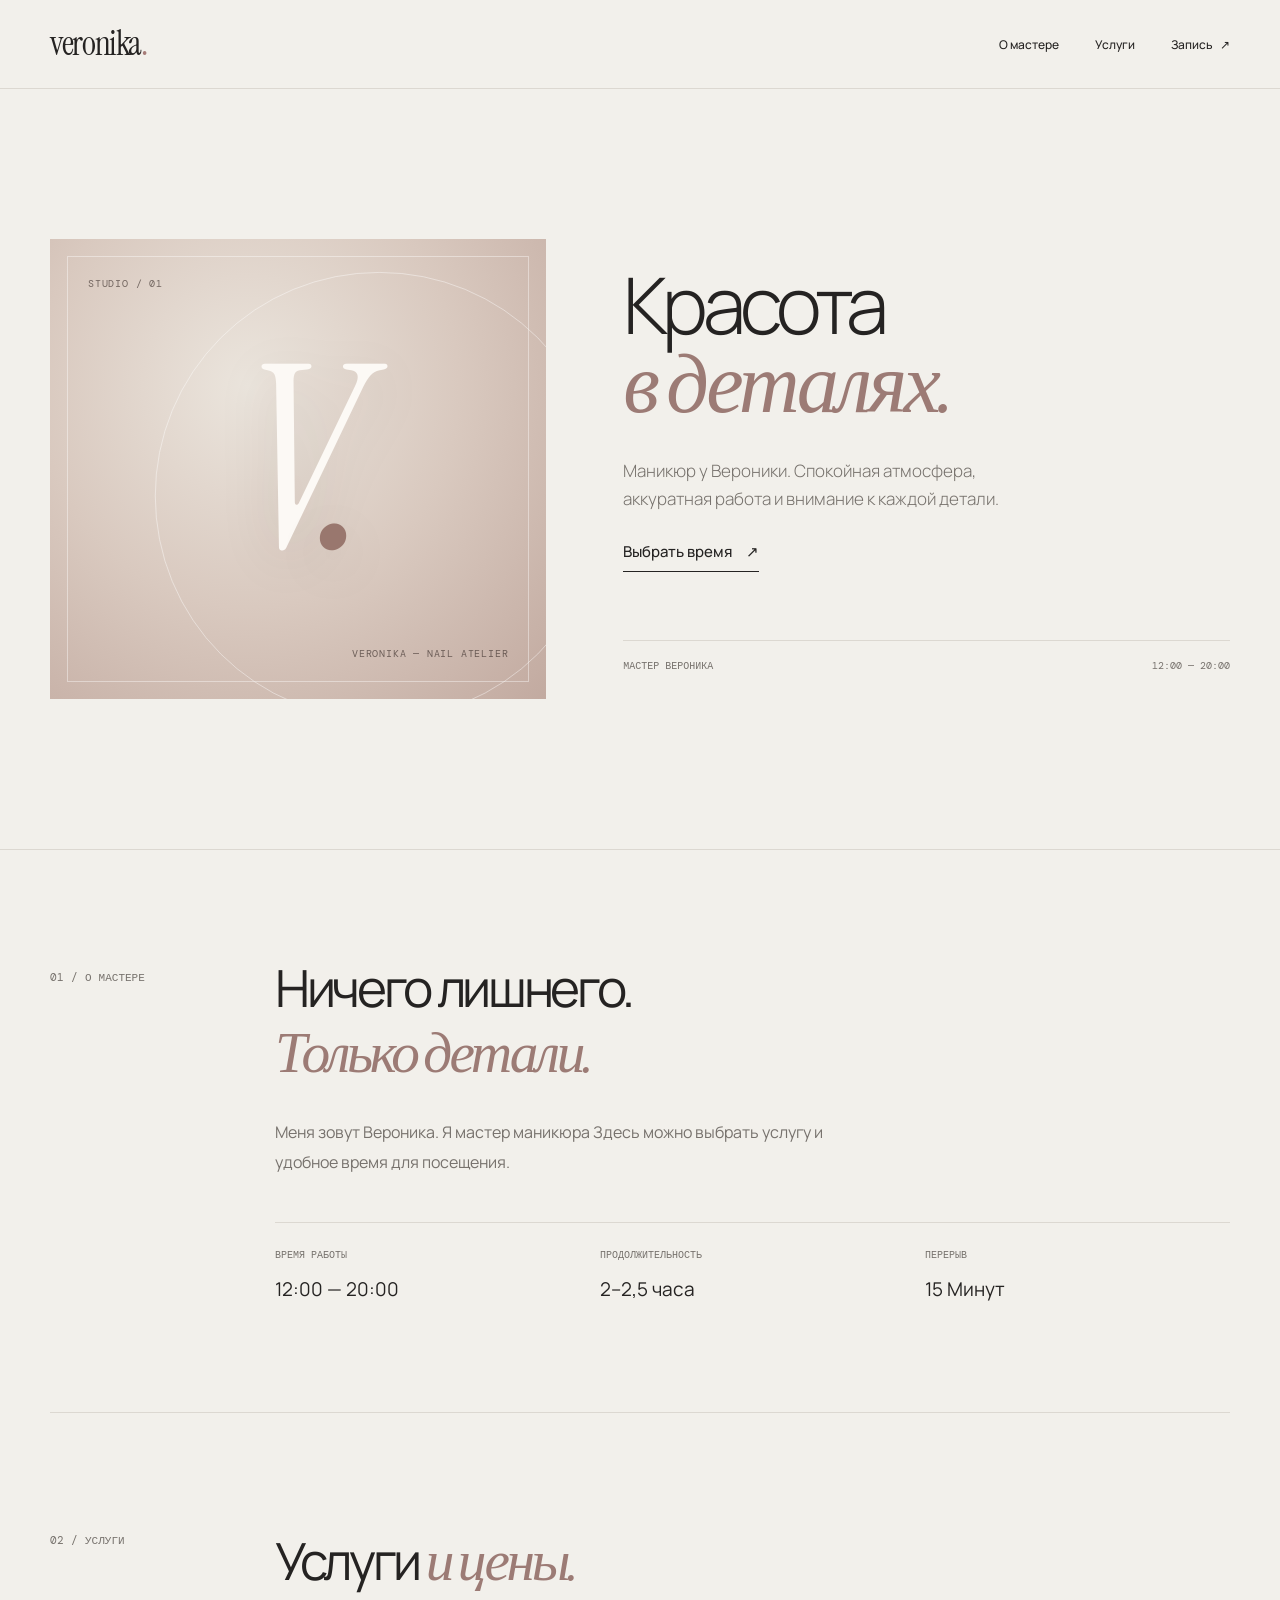
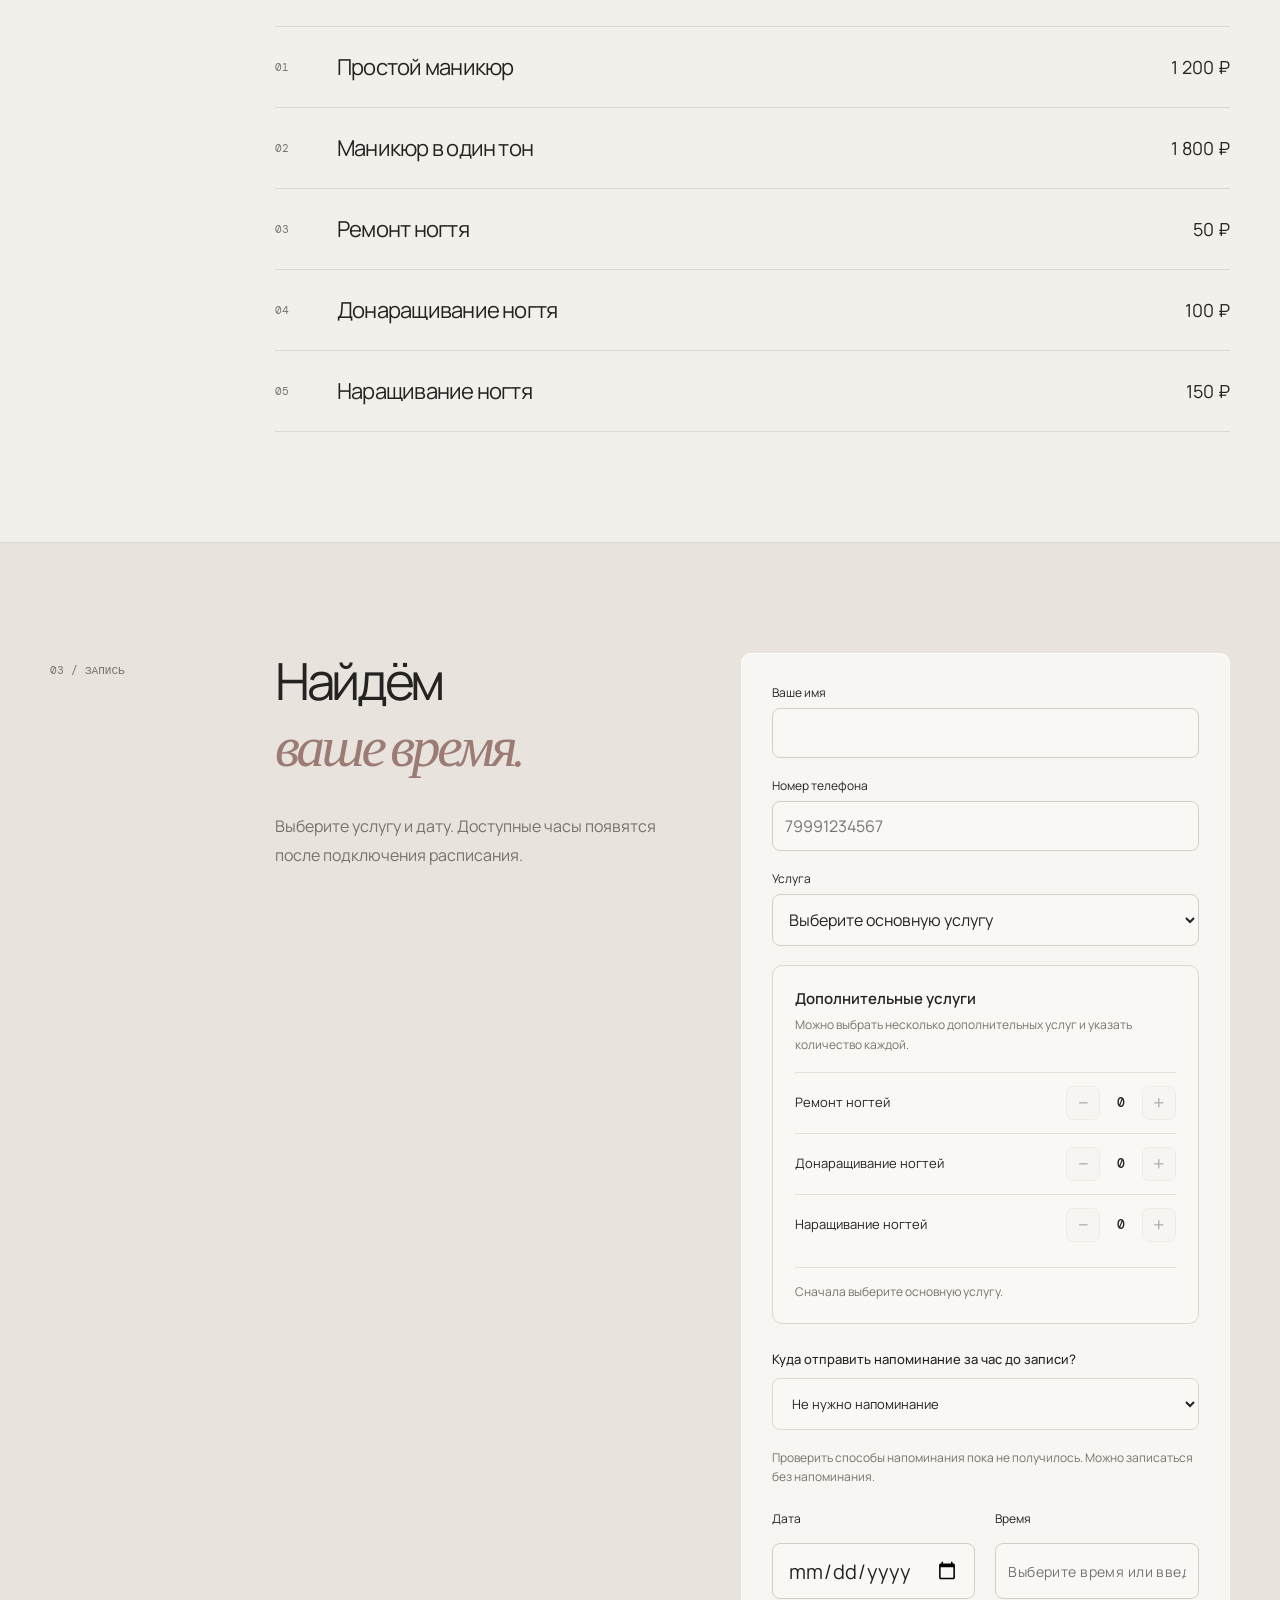
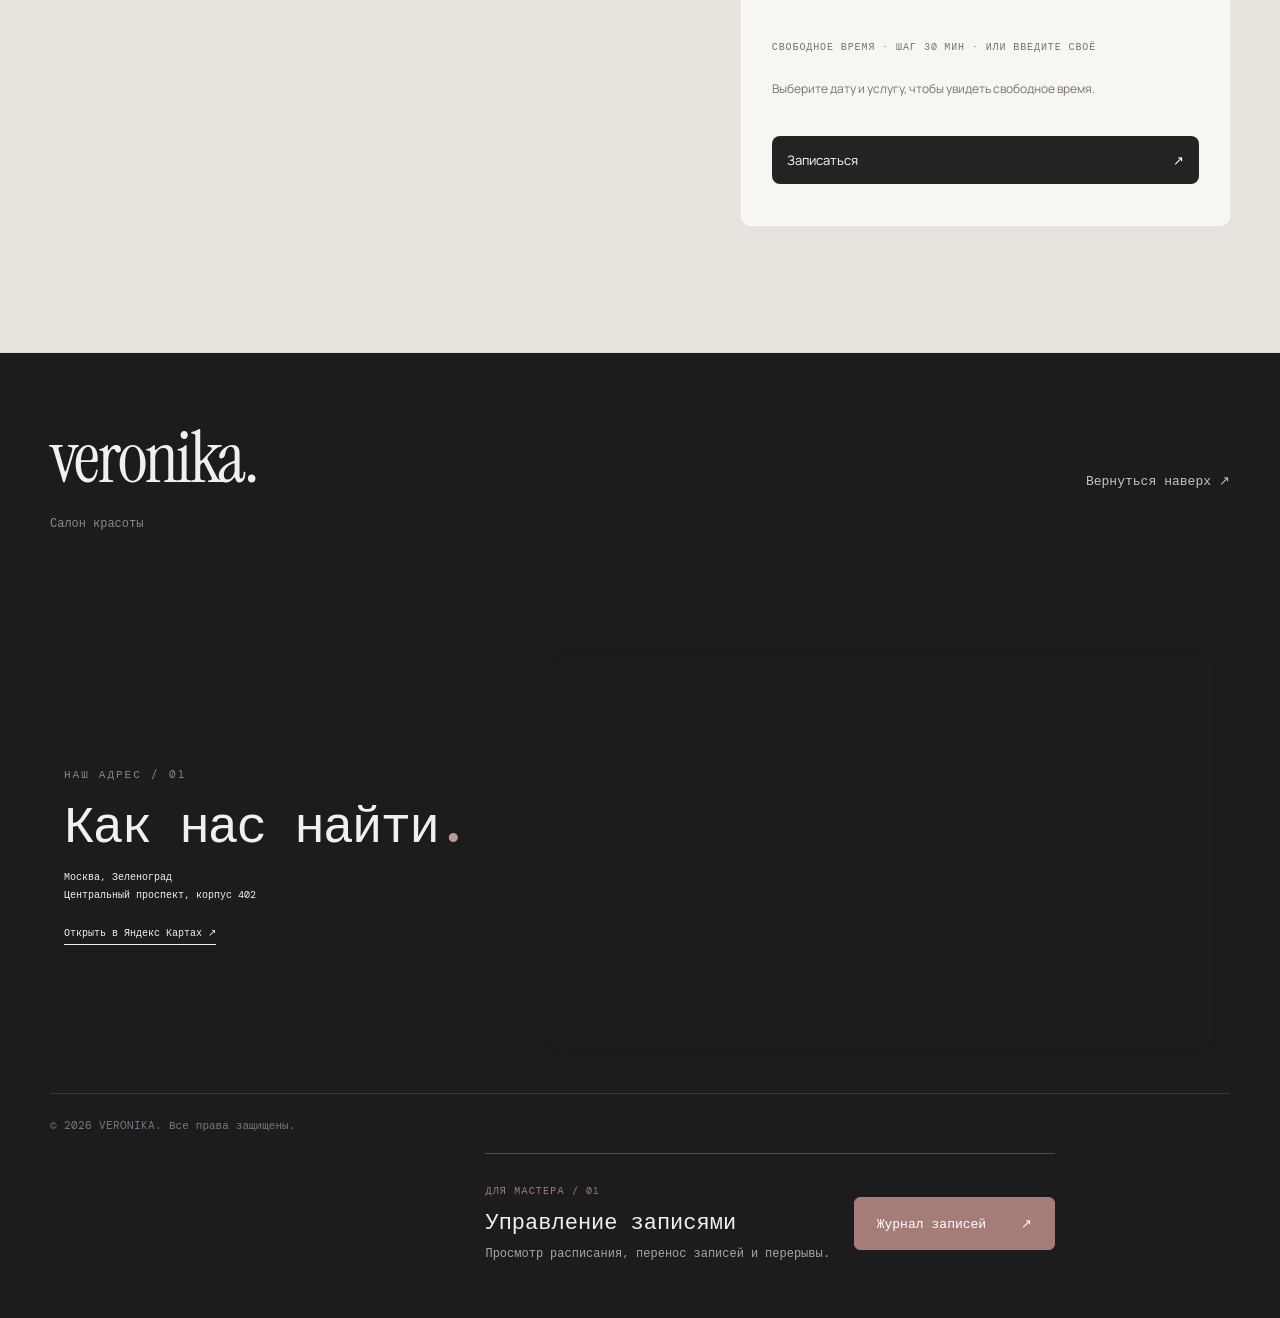
<file: Новая папка/index.html>
<html lang="ru">
<head>
    <meta charset="UTF-8">
    <meta name="viewport" content="width=device-width, initial-scale=1.0">
    <meta name="description" content="Маникюр у Вероники в салоне красоты. Услуги, цены и запись.">
    <title>Veronika. — Маникюр у Вероники</title>
    <link rel="stylesheet" href="style.css">
    <script src="script.js" defer></script>
</head>
<body>
    <header class="site-header">
        <div class="container header-inner">
            <a href="#top" class="logo" aria-label="Veronika — на главную">veronika<span>.</span></a>
            <nav aria-label="Главное меню">
                <a href="#about">О мастере</a>
                <a href="#services">Услуги</a>
                <a href="#booking">Запись <span aria-hidden="true">↗</span></a>
            </nav>
        </div>
    </header>

    <main id="top">
        <section class="hero" aria-labelledby="hero-title">
            <div class="container hero-layout">
                <div class="hero-art" aria-hidden="true">
                    <span class="poster-index">STUDIO / 01</span>
                    <span class="poster-monogram">V<span>.</span></span>
                    <span class="poster-line">VERONIKA — NAIL ATELIER</span>
                    <span class="selection-frame">
                        <i></i><i></i><i></i><i></i>
                    </span>
                    <span class="design-cursor">Veronika</span>
                </div>

                <div class="hero-copy">
                    <h1 id="hero-title">
                        Красота<br><em>в деталях.</em>
                    </h1>

                    <p class="statement">
                        Маникюр у Вероники. Спокойная атмосфера,
                        аккуратная работа и внимание к каждой детали.
                    </p>

                    <a href="#booking" class="hero-link">
                        Выбрать время <span aria-hidden="true">↗</span>
                    </a>

                    <div class="hero-meta">
                        <span>МАСТЕР ВЕРОНИКА</span>
                        <span>12:00 — 20:00</span>
                    </div>
                </div>
            </div>
        </section>

        <section id="about" class="container content-section">
            <p class="section-index">01 / О МАСТЕРЕ</p>

            <div class="section-main">
                <h2>
                    Ничего лишнего.<br>
                    <em>Только детали.</em>
                </h2>

                <p class="section-intro">
                    Меня зовут Вероника. Я мастер маникюра
                    Здесь можно выбрать услугу и удобное время
                    для посещения.
                </p>

                <div class="info">
                    <div>
                        <span>ВРЕМЯ РАБОТЫ</span>
                        <strong>12:00 — 20:00</strong>
                    </div>

                    <div>
                        <span>ПРОДОЛЖИТЕЛЬНОСТЬ</span>
                        <strong>2–2,5 часа</strong>
                    </div>

                    <div>
                        <span>ПЕРЕРЫВ</span>
                        <strong>15 Минут</strong>
                    </div>
                </div>
            </div>
        </section>

        <section id="services" class="container content-section">
            <p class="section-index">02 / УСЛУГИ</p>

            <div class="section-main">
                <h2>Услуги <em>и цены.</em></h2>

                <div class="services">
                    <article class="card">
                        <h3>Простой маникюр</h3>
                        <p class="price">1 200 ₽</p>
                    </article>

                    <article class="card">
                        <h3>Маникюр в один тон</h3>
                        <p class="price">1 800 ₽</p>
                    </article>

                    <article class="card">
                        <h3>Ремонт ногтя</h3>
                        <p class="price">50 ₽</p>
                    </article>

                    <article class="card">
                        <h3>Донаращивание ногтя</h3>
                        <p class="price">100 ₽</p>
                    </article>

                    <article class="card">
                        <h3>Наращивание ногтя</h3>
                        <p class="price">150 ₽</p>
                    </article>
                </div>
            </div>
        </section>

        <section id="booking" class="booking-section">
            <div class="container content-section">
                <p class="section-index">03 / ЗАПИСЬ</p>

                <div class="section-main booking-layout">
                    <div>
                        <h2>
                            Найдём<br>
                            <em>ваше время.</em>
                        </h2>

                        <p class="section-intro">
                            Выберите услугу и дату.
                            Доступные часы появятся после
                            подключения расписания.
                        </p>
                    </div>

                    <form id="booking-form">
                        <label for="name">Ваше имя</label>
                        <input type="text" id="name" name="name"
                               autocomplete="name" required>

                        <label for="phone">Номер телефона</label>
                        <input type="tel" id="phone" name="phone"
                               autocomplete="tel" required>

                        <label for="service">Услуга</label>
                        <select id="service" name="service" required>
                            <option value="">Выберите услугу</option>
                            <option value="basic">Простой маникюр</option>
                            <option value="color">Маникюр в один тон</option>
                            <option value="repair">Ремонт ногтя</option>
                            <option value="extension">Донаращивание ногтя</option>
                            <option value="nails">Наращивание ногтя</option>
                        </select>

                        <div class="form-columns">
  
<div class="booking-picker-row">
    <div class="booking-picker-field">
      <label for="date">Дата</label>
      <input
        type="date"
        id="date"
        name="date"
        required
      >
    </div>
  
    <div class="booking-picker-field">
      <label for="time">Время</label>
      <input
        type="text"
        id="time"
        name="time"
        placeholder="12:30"
        inputmode="numeric"
        autocomplete="off"
        required
      >
    </div>
  </div>
  
  <div
    id="booking-time-suggestions"
    class="booking-time-suggestions"
  ></div>
  
                                <button type="submit" class="form-button">
                                    Записаться
                                    <span aria-hidden="true">↗</span>
                                </button>
                                
                                <p id="message" class="form-note" aria-live="polite"></p>
                                </form>
                                
                </div>
            </div>
        </section>
    </main>

    <footer class="site-footer">
        <div class="contain
        er">
            <div class="footer-top">
                <div>
                    <a href="#top" class="footer-brand">veronika.</a>
                    <p>Салон красоты</p>
                </div>
    
                <a href="#top" class="footer-up">
                    Вернуться наверх ↗
                </a>
            </div>
        
<div class="footer-map-section">
    <div class="footer-map-info">
      <span class="map-label">НАШ АДРЕС / 01</span>
      <h2>Как нас найти<span>.</span></h2>
      <p>
        Москва, Зеленоград<br>
        Центральный проспект, корпус 402
      </p>
      <a
        href="https://yandex.ru/maps/216/zelenograd/house/tsentralny_prospekt_k402/Z04YdAdoTEYEQFtsfXxxcX1jYA%3D%3D/"
        target="_blank"
        rel="noopener noreferrer"
      >
        Открыть в Яндекс Картах ↗
      </a>
    </div>
  
    <div class="footer-map-frame">
      <iframe
        src="https://yandex.ru/map-widget/v1/?ll=37.208533%2C56.000104&amp;mode=whatshere&amp;whatshere%5Bpoint%5D=37.208533%2C56.000104&amp;whatshere%5Bzoom%5D=17&amp;z=17"
        title="Яндекс Карта — Зеленоград, корпус 402"
        loading="lazy"
        allowfullscreen
      ></iframe>
    </div>
  </div>
  
            <div class="footer-bottom">
                <span>© 2026 VERONIKA. Все права защищены.</span>

<div class="master-access">
    <div class="master-access-info">
      <span class="master-access-label">ДЛЯ МАСТЕРА / 01</span>
      <h3>Управление записями</h3>
      <p>Просмотр расписания, перенос записей и перерывы.</p>
    </div>
  
    <a
      href="https://veronika-api-lashkovmaximik-g7tm.onreza.app/admin"
      class="master-access-button"
      target="_blank"
      rel="noopener noreferrer"
    >
      Журнал записей <span aria-hidden="true">↗</span>
    </a>
  </div>
  
            </div>
        </div>
    </footer>
    
        </div>
    </footer>
</body>
</html>
</file>
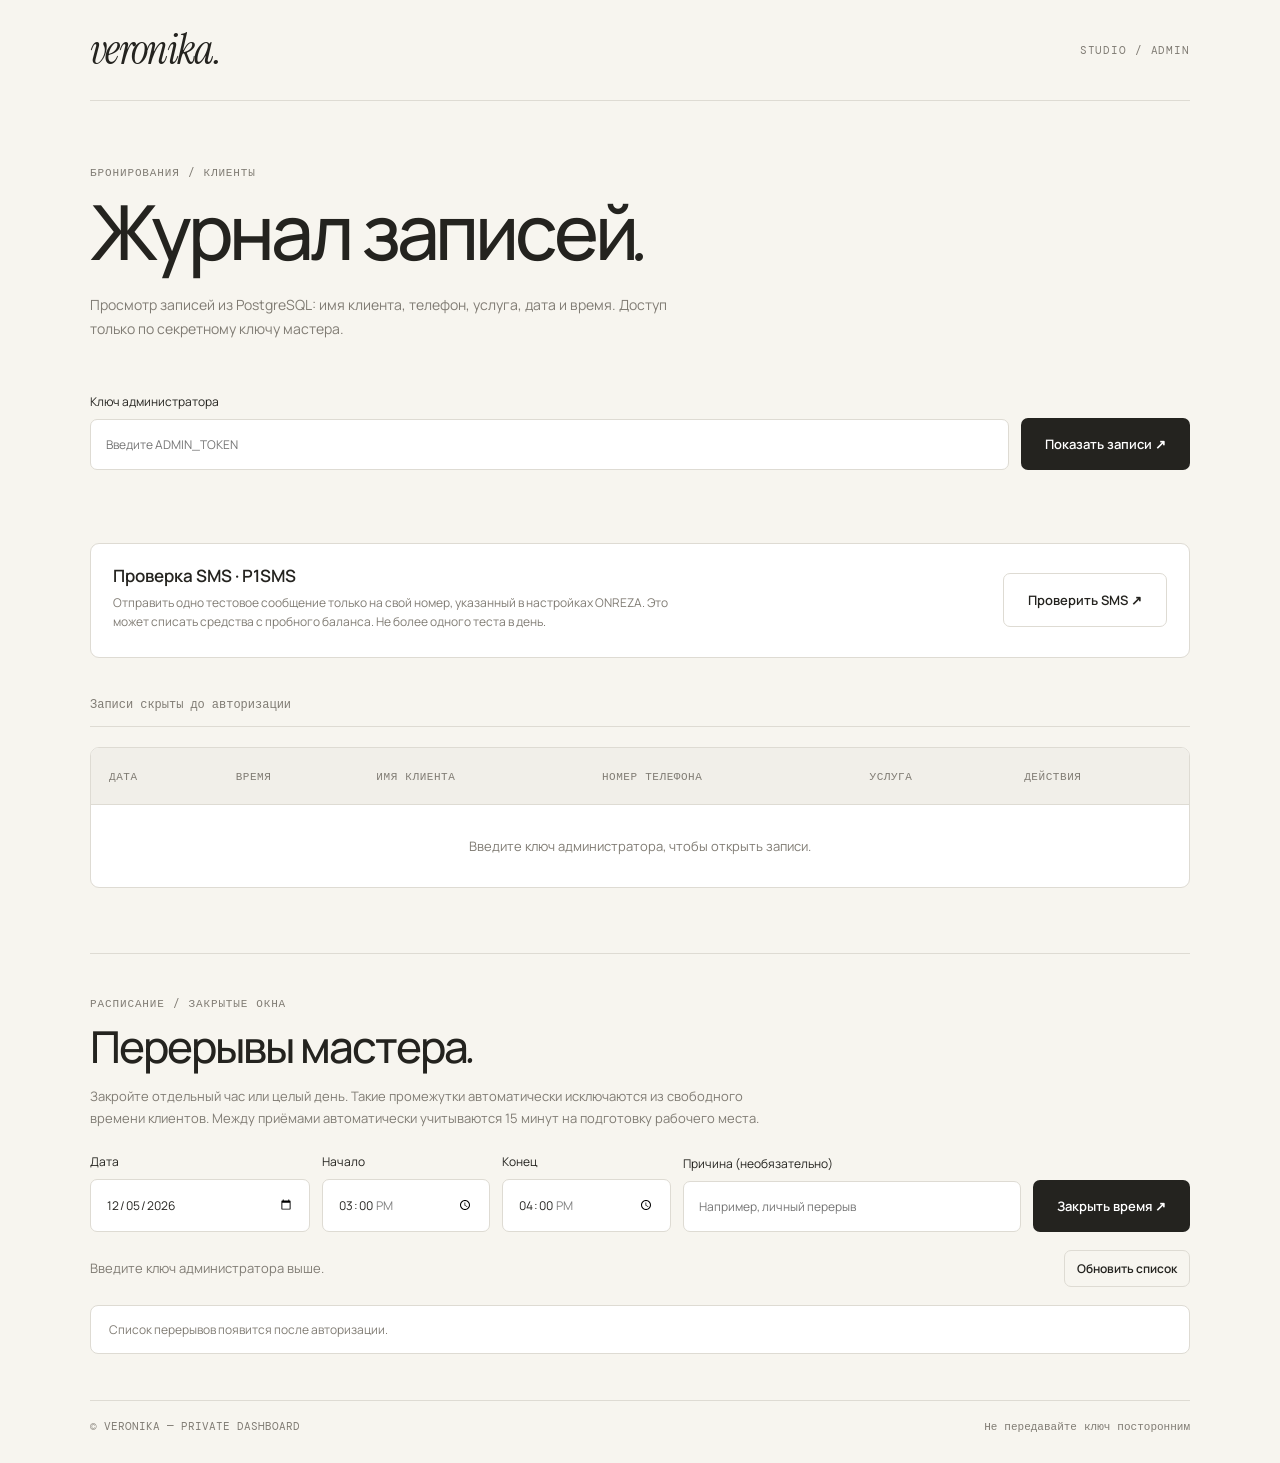
<file: admin.html>
<!doctype html>
<html lang="ru">
<head>
  <meta charset="utf-8">
  <meta name="viewport" content="width=device-width,initial-scale=1">
  <meta name="robots" content="noindex,nofollow">
  <title>Записи клиентов — VERONIKA</title>
  <link rel="preconnect" href="https://fonts.googleapis.com">
  <link rel="preconnect" href="https://fonts.gstatic.com" crossorigin>
  <link href="https://fonts.googleapis.com/css2?family=DM+Mono:wght@400;500&family=Instrument+Serif:ital@0;1&family=Manrope:wght@400;500;600;700&display=swap" rel="stylesheet">
  <style>
    :root { color-scheme:light; --ink:#24231f; --muted:#807c74; --paper:#f7f5ef; --line:#dedbd3; --tint:#eae4dc; }
    * {box-sizing:border-box}
    body {margin:0; background:var(--paper); color:var(--ink); font-family:Manrope,system-ui,sans-serif; }
    main {width:min(1100px,calc(100% - 36px)); margin:0 auto;}
    header {border-bottom:1px solid var(--line); padding:29px 0; display:flex; justify-content:space-between; align-items:center; gap:16px;}
    .brand {font:italic 42px/1 "Instrument Serif",Georgia,serif; letter-spacing:-.04em;}
    .eyebrow {font:11px/1.5 "DM Mono",monospace; color:var(--muted); letter-spacing:.08em; text-transform:uppercase;}
    .intro {padding:58px 0 38px;}
    h1 {font-size:clamp(40px,6vw,76px); line-height:1; margin:12px 0 20px; letter-spacing:-.055em; font-weight:500;}
    .intro p {font-size:14px; color:var(--muted); line-height:1.7; max-width:580px;}
    .controls {display:flex; align-items:end; gap:12px; flex-wrap:wrap; padding:0 0 30px;}
    label {font-size:12px; display:flex; flex-direction:column; gap:9px; min-width:min(340px,100%); flex:1;}
    input {width:100%; background:#fff; border:1px solid var(--line); border-radius:7px; font:inherit; padding:16px 15px; color:var(--ink);}
    input:focus-visible {outline:2px solid #b38a78; outline-offset:1px}
    button {cursor:pointer; border:0; border-radius:7px; padding:17px 24px; background:var(--ink); color:#fff; font:600 13px Manrope,sans-serif;}
    button:disabled {opacity:.5;cursor:progress}
    #status {min-height:21px; font-size:13px; color:var(--muted); margin-bottom:22px}
    #status.error {color:#a24636}
    .count {padding:14px 0; font:12px "DM Mono",monospace; color:var(--muted); border-bottom:1px solid var(--line);}
    .table-wrap {overflow-x:auto; background:#fff; border:1px solid var(--line); border-radius:9px; margin:20px 0 65px;}
    table {border-collapse:collapse; width:100%; min-width:850px; text-align:left;}
    th {font:11px "DM Mono",monospace; letter-spacing:.05em; text-transform:uppercase; color:var(--muted); background:#f1efe9; }
    td, th {padding:21px 18px; border-bottom:1px solid var(--line);}
    tr:last-child td {border-bottom:0}
    td {font-size:13px;}
    td.name {font-weight:700;}
    td.phone {font-family:"DM Mono",monospace;font-size:12px;}
    .empty {padding:32px 18px; text-align:center;color:var(--muted);}
    .footer {border-top:1px solid var(--line);padding:18px 0 30px;display:flex;justify-content:space-between;gap:12px;font:11px "DM Mono",monospace;color:var(--muted)}
    @media(max-width:640px) {.intro{padding-top:37px}.brand{font-size:36px}.controls>button{width:100%}.footer{flex-direction:column}}
    .break-section {border-top:1px solid var(--line);padding:36px 0 46px;}
    .break-section h2 {font-size:clamp(26px,4vw,44px);font-weight:500;letter-spacing:-.045em;line-height:1.1;margin:10px 0;}
    .break-section p {font-size:13px;color:var(--muted);line-height:1.7;max-width:670px;}
    .break-form {display:grid;grid-template-columns:1.3fr 1fr 1fr 2fr auto;align-items:end;gap:12px;margin:23px 0 12px;}
    .break-form label {min-width:0;}
    .break-form input {min-width:0;}
    .break-actions {display:flex;align-items:center;justify-content:space-between;gap:12px;flex-wrap:wrap;margin:18px 0;}
    .ghost {background:transparent;border:1px solid var(--line);color:var(--ink);}
    .small-button {padding:9px 12px;font-size:12px;}
    .break-list {display:grid;gap:10px;margin:12px 0 0;padding:0;list-style:none;}
    .break-list li {display:flex;align-items:center;justify-content:space-between;gap:12px;padding:15px 18px;border:1px solid var(--line);border-radius:8px;background:#fff;}
    .break-list time {font:12px "DM Mono",monospace;}
    .break-list strong {font-size:13px;font-weight:600;}
    .break-list span {font-size:12px;color:var(--muted);}
    @media(max-width:900px) {.break-form{grid-template-columns:repeat(2,minmax(0,1fr))}.break-form label:last-of-type{grid-column:1/-1}.break-form button{grid-column:1/-1}}
    @media(max-width:480px) {.break-form{grid-template-columns:1fr}.break-form label:last-of-type,.break-form button{grid-column:auto}.break-list li{align-items:flex-start;flex-direction:column}}
    .entry-actions {display:flex;flex-wrap:wrap;align-items:center;gap:7px;}
    .action-button {border-radius:6px;padding:9px 11px;font-size:11px;white-space:nowrap;}
    .danger {background:#fff8f6;color:#a24636;border:1px solid #e9c7be;}
    .danger:hover {background:#fbe9e4;}
    .contact-section{margin:20px 0 24px;padding:22px;border:1px solid #d6c7b8;border-radius:9px;background:#f9f5ef;display:grid;gap:11px;}
    .contact-section[hidden]{display:none;}
    .contact-section h2{font-size:20px;font-weight:600;margin:0;letter-spacing:-.03em;}
    .contact-section p{margin:0;font-size:13px;line-height:1.6;color:var(--muted);}
    .contact-section textarea{width:100%;min-height:92px;resize:vertical;padding:12px;border-radius:7px;border:1px solid var(--line);font:13px/1.6 Manrope,sans-serif;}
    .contact-actions{display:flex;align-items:center;gap:10px;flex-wrap:wrap;}
    .contact-actions a{display:inline-block;padding:12px 16px;background:#252322;color:white;border-radius:7px;font:600 12px Manrope,sans-serif;text-decoration:none;}
    .contact-actions button{padding:12px 16px;}
    .contact-actions .ghost{background:transparent;color:var(--ink);border:1px solid var(--line)}
    .sms-test{margin:18px 0 24px;border:1px solid var(--line);border-radius:9px;background:#fff;padding:20px 22px;display:flex;justify-content:space-between;align-items:center;gap:18px;flex-wrap:wrap}
    .sms-test h2{margin:0 0 6px;font-size:17px;font-weight:600}
    .sms-test p{margin:0;color:var(--muted);font:12px/1.6 Manrope,sans-serif;max-width:580px}
    .sms-test .sms-test-response{margin-top:6px;color:#a24636}
    .sms-test button{white-space:nowrap}
    .edit-section {padding:30px;background:#fff;border:1px solid var(--line);border-radius:10px;margin:-33px 0 65px;}
    .edit-section[hidden] {display:none;}
    .edit-section h2 {font-size:clamp(24px,3.2vw,38px);font-weight:500;letter-spacing:-.045em;margin:8px 0 12px;}
    .edit-desc {color:var(--muted);font-size:13px;line-height:1.7;margin:0 0 22px;}
    .edit-fields {display:grid;grid-template-columns:1fr 1fr auto auto;gap:12px;align-items:end;}
    .edit-fields label {min-width:0;}
    .edit-fields input {min-width:0;}
    .edit-notice {font-size:13px;line-height:1.6;color:var(--muted);min-height:20px;}
    .edit-notice.error {color:#a24636;}
    @media(max-width:750px){.edit-fields{grid-template-columns:1fr 1fr}.edit-fields button{width:100%}}
    @media(max-width:480px){.edit-fields{grid-template-columns:1fr}.edit-section{padding:20px}}
  </style>
</head>
<body>
<main>
  <header>
    <span class="brand">veronika.</span>
    <span class="eyebrow">STUDIO / ADMIN</span>
  </header>
  <section class="intro">
    <span class="eyebrow">Бронирования / Клиенты</span>
    <h1>Журнал записей<span style="font-family:'Instrument Serif',Georgia,serif;font-style:italic;font-weight:400">.</span></h1>
    <p>Просмотр записей из PostgreSQL: имя клиента, телефон, услуга, дата и время. Доступ только по секретному ключу мастера.</p>
  </section>

  <div class="controls">
    <label for="token">Ключ администратора
      <input id="token" type="password" placeholder="Введите ADMIN_TOKEN" autocomplete="off" spellcheck="false">
    </label>
    <button id="load" type="button">Показать записи ↗</button>
  </div>
  <div id="status" role="status" aria-live="polite"></div>
  <section class="sms-test" aria-label="Проверка P1SMS">
    <div>
      <h2>Проверка SMS · P1SMS</h2>
      <p>Отправить одно тестовое сообщение только на свой номер, указанный в настройках ONREZA. Это может списать средства с пробного баланса. Не более одного теста в день.</p>
      <p id="sms-test-status" class="sms-test-response" role="status"></p>
    </div>
    <button id="sms-test-button" type="button" class="ghost">Проверить SMS ↗</button>
  </section>
  <section class="contact-section" id="contact-section" hidden aria-live="polite">
    <h2 id="contact-title">Связаться с клиентом</h2>
    <p id="contact-description"></p>
    <textarea id="contact-message" aria-label="Текст сообщения клиенту"></textarea>
    <div class="contact-actions">
      <a id="contact-whatsapp" target="_blank" rel="noopener noreferrer">Написать в WhatsApp ↗</a>
      <button id="contact-copy" type="button" class="ghost">Скопировать текст</button>
      <button id="contact-dismiss" type="button" class="ghost">Закрыть</button>
    </div>
  </section>
  <div id="count" class="count">Записи скрыты до авторизации</div>
  <div class="table-wrap">
    <table>
      <thead>
        <tr>
          <th>Дата</th>
          <th>Время</th>
          <th>Имя клиента</th>
          <th>Номер телефона</th>
          <th>Услуга</th>
          <th>Действия</th>
        </tr>
      </thead>
      <tbody id="rows">
        <tr><td colspan="6" class="empty">Введите ключ администратора, чтобы открыть записи.</td></tr>
      </tbody>
    </table>
  </div>
  <section class="edit-section" id="edit-section" aria-labelledby="edit-title" hidden>
    <span class="eyebrow">Журнал / Перенос записи</span>
    <h2 id="edit-title">Изменить время<span style="font-family:'Instrument Serif',Georgia,serif;font-style:italic;font-weight:400">.</span></h2>
    <p class="edit-desc" id="edit-description">Поменяйте дату или время. API проверит занятость и рабочее расписание.</p>
    <form id="edit-form">
      <div class="edit-fields">
        <label for="edit-date">Новая дата
          <input type="date" id="edit-date" required>
        </label>
        <label for="edit-time">Новое время
          <input type="time" id="edit-time" min="12:00" max="19:59" step="60" required>
        </label>
        <button type="submit" id="edit-save">Сохранить ↗</button>
        <button type="button" class="ghost" id="edit-cancel">Отмена</button>
      </div>
    </form>
    <p class="edit-notice" id="edit-notice" role="status" aria-live="polite"></p>
  </section>
  <section class="break-section" aria-labelledby="break-title">
    <span class="eyebrow">Расписание / Закрытые окна</span>
    <h2 id="break-title">Перерывы мастера<span style="font-family:'Instrument Serif',Georgia,serif;font-style:italic;font-weight:400">.</span></h2>
    <p>Закройте отдельный час или целый день. Такие промежутки автоматически исключаются из свободного времени клиентов. Между приёмами автоматически учитываются 15 минут на подготовку рабочего места.</p>
    <form class="break-form" id="break-form">
      <label for="break-date">Дата
        <input type="date" id="break-date" required>
      </label>
      <label for="break-start">Начало
        <input type="time" id="break-start" min="12:00" max="19:59" value="15:00" step="60" required>
      </label>
      <label for="break-end">Конец
        <input type="time" id="break-end" min="12:01" max="20:00" value="16:00" step="60" required>
      </label>
      <label for="break-note">Причина (необязательно)
        <input type="text" id="break-note" placeholder="Например, личный перерыв" maxlength="120">
      </label>
      <button type="submit" id="save-break">Закрыть время ↗</button>
    </form>
    <div class="break-actions">
      <span id="break-status" role="status" aria-live="polite" style="font-size:13px;color:var(--muted)">Введите ключ администратора выше.</span>
      <button class="ghost small-button" id="refresh-breaks" type="button">Обновить список</button>
    </div>
    <ul class="break-list" id="break-list">
      <li><span>Список перерывов появится после авторизации.</span></li>
    </ul>
  </section>
  <div class="footer"><span>© VERONIKA — PRIVATE DASHBOARD</span><span>Не передавайте ключ посторонним</span></div>
</main>
<script>
(() => {
  const input = document.getElementById("token");
  const button = document.getElementById("load");
  const rows = document.getElementById("rows");
  const count = document.getElementById("count");
  const status = document.getElementById("status");
  const fields = ["date", "time", "name", "phone", "service"];
  const contactSection = document.getElementById("contact-section");
  const contactTitle = document.getElementById("contact-title");
  const contactDescription = document.getElementById("contact-description");
  const contactMessage = document.getElementById("contact-message");
  const contactWhatsApp = document.getElementById("contact-whatsapp");
  const contactCopy = document.getElementById("contact-copy");
  document.getElementById("contact-dismiss").addEventListener("click", () => { contactSection.hidden = true; });
  contactCopy.addEventListener("click", async () => {
    try { await navigator.clipboard.writeText(contactMessage.value); contactCopy.textContent = "Скопировано ✓"; }
    catch (_error) { contactMessage.select(); contactCopy.textContent = "Выделено — нажмите Cmd+C"; }
  });
  const editSection = document.getElementById("edit-section");
  const editForm = document.getElementById("edit-form");
  const editDate = document.getElementById("edit-date");
  const editTime = document.getElementById("edit-time");
  const editSave = document.getElementById("edit-save");
  const editCancel = document.getElementById("edit-cancel");
  const editDescription = document.getElementById("edit-description");
  const editNotice = document.getElementById("edit-notice");
  let selectedBooking = null;
  const breakForm = document.getElementById("break-form");
  const breakStatus = document.getElementById("break-status");
  const breakList = document.getElementById("break-list");
  const breakDate = document.getElementById("break-date");
  const breakStart = document.getElementById("break-start");
  const breakEnd = document.getElementById("break-end");
  const breakNote = document.getElementById("break-note");
  const saveBreak = document.getElementById("save-break");
  const refreshBreaks = document.getElementById("refresh-breaks");
  function todayInMoscow() {
    const values = new Intl.DateTimeFormat("en-CA", {
      timeZone: "Europe/Moscow", year: "numeric", month: "2-digit", day: "2-digit"
    }).formatToParts(new Date());
    const get = type => values.find(part => part.type === type).value;
    return get("year") + "-" + get("month") + "-" + get("day");
  }
  breakDate.min = todayInMoscow();
  breakDate.value = breakDate.min;

  const getKey = () => input.value.trim();
  const noticeBreak = text => { breakStatus.textContent = text; };
  const request = async (url, options = {}) => {
    const token = getKey();
    if (!token) throw new Error("Сначала введите ключ администратора.");
    const headers = { Authorization: "Bearer " + token };
    if (options.body) headers["Content-Type"] = "application/json";
    const response = await fetch(url, { ...options, headers, cache: "no-store" });
    const data = await response.json();
    if (!response.ok) throw new Error(data.error || "Ошибка API");
    return data;
  };
  document.getElementById("sms-test-button").addEventListener("click", async event => {
    const control = event.currentTarget;
    if (!getKey()) return setStatus("Сначала введите ADMIN_TOKEN.", true);
    if (!confirm("Отправить одно пробное SMS на P1SMS_TEST_PHONE? Может списаться часть баланса 40 ₽. Продолжить?")) return;
    control.disabled = true;
    const feedback = document.getElementById("sms-test-status");
    feedback.textContent = "Отправляем один тестовый запрос...";
    try {
      const result = await request("/api/admin/p1sms/test", { method: "POST" });
      feedback.textContent = result.message || "Запрос принят провайдером. Проверьте свой телефон.";
    } catch (error) {
      feedback.textContent = error.message;
    } finally { control.disabled = false; }
  });

  async function loadBreaks() {
    noticeBreak("Загружаем перерывы...");
    try {
      const data = await request("/api/breaks");
      breakList.replaceChildren();
      const items = Array.isArray(data.breaks) ? data.breaks : [];
      if (!items.length) {
        const li = document.createElement("li");
        li.textContent = "Перерывов пока нет.";
        breakList.appendChild(li);
      }
      for (const item of items) {
        const li = document.createElement("li");
        const details = document.createElement("div");
        const date = document.createElement("time");
        date.textContent = item.date + " / " + item.start + "–" + item.end;
        const note = document.createElement("div");
        note.textContent = item.note || "Время закрыто";
        note.style.marginTop = "4px";
        details.append(date, note);
        const remove = document.createElement("button");
        remove.className = "ghost small-button";
        remove.type = "button";
        remove.textContent = "Открыть время";
        remove.setAttribute("aria-label", "Удалить перерыв " + date.textContent);
        remove.addEventListener("click", async () => {
          remove.disabled = true;
          try {
            await request("/api/breaks/" + encodeURIComponent(item.id), { method: "DELETE" });
            await loadBreaks();
          } catch (error) {
            noticeBreak(error.message);
            remove.disabled = false;
          }
        });
        li.append(details, remove);
        breakList.appendChild(li);
      }
      noticeBreak("Перерывов: " + items.length);
    } catch (error) {
      noticeBreak(error.message);
    }
  }
  breakForm.addEventListener("submit", async event => {
    event.preventDefault();
    if (!breakForm.reportValidity()) return;
    if (breakStart.value >= breakEnd.value) {
      return noticeBreak("Время начала должно быть раньше конца.");
    }
    saveBreak.disabled = true;
    noticeBreak("Сохраняем перерыв...");
    try {
      await request("/api/breaks", {
        method: "POST",
        body: JSON.stringify({
          date: breakDate.value,
          start: breakStart.value,
          end: breakEnd.value,
          note: breakNote.value.trim()
        })
      });
      breakNote.value = "";
      await loadBreaks();
      noticeBreak("Перерыв сохранён. Клиенты не смогут выбрать это время.");
    } catch (error) {
      noticeBreak(error.message);
    } finally {
      saveBreak.disabled = false;
    }
  });
  refreshBreaks.addEventListener("click", loadBreaks);

  const setStatus = (text, error = false) => {
    status.textContent = text;
    status.classList.toggle("error", error);
  };

  const addonLabels = {
    repair: "Ремонт ногтей",
    extension: "Донаращивание ногтей",
    nails: "Наращивание ногтей"
  };

  function formatServices(booking) {
    const extra = booking.addons && typeof booking.addons === "object"
      ? Object.entries(booking.addons)
        .filter(([key, count]) => addonLabels[key] && Number(count) > 0)
        .map(([key, count]) => addonLabels[key] + " × " + count)
      : [];
    return [booking.service, ...extra].join(" + ");
  }

  function openContact(booking, reason = "general", date = booking.date, time = booking.time) {
    const digits = String(booking.phone || "").replace(/\D/g, "");
    const phone = digits.length === 11 && digits[0] === "8"
      ? "7" + digits.slice(1) : digits.length === 10 ? "7" + digits : digits;
    const appointment = date.split("-").reverse().join(".") + " в " + time;
    const name = booking.name || "Здравствуйте";
    const prefix = name + ", здравствуйте! Это мастер VERONIKA. ";
    const templates = {
      canceled: "К сожалению, ваша запись на " + appointment +
        " отменена. Напишите нам, чтобы подобрать другое время.",
      moved: "Ваша запись перенесена на " + appointment +
        ". Подтвердите, пожалуйста, что вам удобно.",
      general: "Пишем по поводу вашей записи на " + appointment + "."
    };
    contactTitle.textContent = reason === "canceled"
      ? "Сообщить об отмене" : reason === "moved"
        ? "Сообщить о переносе" : "Написать клиенту";
    contactDescription.textContent = "Клиент: " + booking.name + " · Телефон: " +
      booking.phone + ". Сообщение отправляется только после вашего подтверждения в мессенджере.";
    contactMessage.value = prefix + templates[reason];
    const validPhone = /^7\d{10}$/.test(phone);
    contactWhatsApp.hidden = !validPhone;
    if (validPhone) {
      contactWhatsApp.href = "https://wa.me/" + phone + "?text=" +
        encodeURIComponent(contactMessage.value);
    }
    contactCopy.textContent = "Скопировать текст";
    contactSection.hidden = false;
    contactSection.scrollIntoView({ behavior: "smooth", block: "center" });
  }
  contactMessage.addEventListener("input", () => {
    if (contactWhatsApp.hidden) return;
    const phone = new URL(contactWhatsApp.href).pathname.slice(1);
    contactWhatsApp.href = "https://wa.me/" + phone + "?text=" +
      encodeURIComponent(contactMessage.value);
  });

  function showEdit(booking) {
    selectedBooking = booking;
    editDate.min = todayInMoscow();
    editDate.value = booking.date;
    editTime.value = booking.time;
    editDescription.textContent =
      "Перенос записи №" + booking.id + ": " + booking.name +
      ". Услуги: " + formatServices(booking) + ".";
    editNotice.textContent = "Новая дата и время должны быть свободны. Между записями сохраняется 15-минутный интервал.";
    editNotice.classList.remove("error");
    editSection.hidden = false;
    editDate.focus();
    editSection.scrollIntoView({ behavior: "smooth", block: "center" });
  }

  function closeEdit() {
    selectedBooking = null;
    editSection.hidden = true;
    editForm.reset();
    editNotice.textContent = "";
  }
  editCancel.addEventListener("click", closeEdit);

  async function loadAppointments() {
    const token = getKey();
    if (!token) return setStatus("Введите ключ администратора.", true);
    button.disabled = true;
    setStatus("Загружаем записи...");
    try {
      const data = await request("/api/bookings");
      rows.replaceChildren();
      const bookings = Array.isArray(data.bookings) ? data.bookings : [];
      count.textContent = "Всего записей: " + bookings.length;
      if (!bookings.length) {
        const tr = document.createElement("tr");
        const td = document.createElement("td");
        td.colSpan = 6;
        td.className = "empty";
        td.textContent = "Пока нет записей.";
        tr.appendChild(td);
        rows.appendChild(tr);
      }
      for (const booking of bookings) {
        const tr = document.createElement("tr");
        for (const field of fields) {
          const td = document.createElement("td");
          td.textContent = field === "service" ? formatServices(booking) : (booking[field] ?? "—");
          if (field === "service") {
            const note = document.createElement("div");
            note.style.cssText = "margin-top:8px;font-size:11px;color:var(--muted)";
            const names = { telegram: "Telegram", sms: "SMS", none: "без напоминания" };
            note.textContent = "Напоминание: " + (names[booking.reminder_channel] || "без напоминания");
            td.append(note);
          }
          if (field === "name") td.className = "name";
          if (field === "phone") td.className = "phone";
          tr.appendChild(td);
        }
        const actions = document.createElement("td");
        const wrapper = document.createElement("div");
        wrapper.className = "entry-actions";

        const move = document.createElement("button");
        move.type = "button";
        move.className = "ghost action-button";
        move.textContent = "Перенести";
        move.setAttribute("aria-label", "Перенести запись " + booking.id);
        move.addEventListener("click", () => showEdit(booking));

        const remove = document.createElement("button");
        remove.type = "button";
        remove.className = "action-button danger";
        remove.textContent = "Удалить";
        remove.setAttribute("aria-label", "Удалить запись " + booking.id);
        remove.addEventListener("click", async () => {
          const confirmed = confirm(
            "Удалить запись клиента " + booking.name + " на " +
            booking.date + " в " + booking.time + "?\\nОтменить действие будет нельзя."
          );
          if (!confirmed) return;
          remove.disabled = true;
          try {
            await request("/api/bookings/" + encodeURIComponent(booking.id), {
              method: "DELETE"
            });
            closeEdit();
            await loadAppointments();
            setStatus("Запись удалена. Время снова доступно, если нет других ограничений.");
            openContact(booking, "canceled");
          } catch (error) {
            setStatus(error.message, true);
            remove.disabled = false;
          }
        });
        const contact = document.createElement("button");
        contact.type = "button";
        contact.className = "ghost action-button";
        contact.textContent = "Написать";
        contact.addEventListener("click", () => openContact(booking));
        wrapper.append(move, remove, contact);
        actions.appendChild(wrapper);
        tr.appendChild(actions);
        rows.appendChild(tr);
      }
      closeEdit();
      setStatus("Записи успешно загружены.");
      await loadBreaks();
    } catch (error) {
      closeEdit();
      rows.replaceChildren();
      count.textContent = "Записи скрыты";
      setStatus(error.message, true);
    } finally {
      button.disabled = false;
    }
  }

  editForm.addEventListener("submit", async event => {
    event.preventDefault();
    if (!selectedBooking || !editForm.reportValidity()) return;
    editSave.disabled = true;
    editNotice.classList.remove("error");
    editNotice.textContent = "Проверяем расписание и сохраняем перенос...";
    try {
      const bookingBeforeMove = selectedBooking;
      const chosenDate = editDate.value;
      const chosenTime = editTime.value;
      const updated = await request(
        "/api/bookings/" + encodeURIComponent(bookingBeforeMove.id),
        {
          method: "PATCH",
          body: JSON.stringify({ date: chosenDate, time: chosenTime })
        }
      );
      await loadAppointments();
      setStatus(updated.message || "Запись перенесена.");
      if (chosenDate !== bookingBeforeMove.date || chosenTime !== bookingBeforeMove.time) {
        openContact(bookingBeforeMove, "moved", chosenDate, chosenTime);
      }
    } catch (error) {
      editNotice.textContent = error.message;
      editNotice.classList.add("error");
    } finally {
      editSave.disabled = false;
    }
  });

  button.addEventListener("click", loadAppointments);
  input.addEventListener("keydown", event => {
    if (event.key === "Enter") button.click();
  });
})();
</script>
</body>
</html>
</file>
<file: Новая папка/style.css>
@import url('https://fonts.googleapis.com/css2?family=DM+Mono:wght@400;500&family=Instrument+Serif:ital@0;1&family=Manrope:wght@300;400;500;600&display=swap');

:root {
    --paper: #f2f0eb;
    --ink: #252322;
    --muted: #77726d;
    --line: #dcd8d1;
    --accent: #a67c78;
    --panel: #ded8d1;
}

* {
    box-sizing: border-box;
}

html {
    scroll-behavior: smooth;
}

body {
    margin: 0;
    background: var(--paper);
    color: var(--ink);
    font-family: 'Manrope', Arial, sans-serif;
    -webkit-font-smoothing: antialiased;
}

a {
    color: inherit;
}

button, input, select {
    font: inherit;
}

.container {
    width: min(1180px, calc(100% - 64px));
    margin: 0 auto;
}

/* Шапка */

.site-header {
    border-bottom: 1px solid var(--line);
}

.header-inner {
    min-height: 88px;
    display: flex;
    justify-content: space-between;
    align-items: center;
    gap: 24px;
}

.logo {
    font: 400 34px/1 'Instrument Serif', Georgia, serif;
    text-decoration: none;
    letter-spacing: -.04em;
}

.logo span {
    color: var(--accent);
}

nav {
    display: flex;
    gap: 36px;
    flex-wrap: wrap;
}

nav a {
    text-decoration: none;
    font-size: 12px;
    font-weight: 500;
    transition: color .25s;
}

nav a:last-child span {
    margin-left: 5px;
}

nav a:hover,
nav a:focus-visible {
    color: var(--accent);
}

/* Главный экран */

.hero {
    border-bottom: 1px solid var(--line);
}

.hero-layout {
    display: grid;
    grid-template-columns: minmax(0, .9fr) minmax(0, 1.1fr);
    align-items: center;
    gap: clamp(40px, 6vw, 110px);
    min-height: min(760px, calc(100svh - 88px));
    padding-top: 70px;
    padding-bottom: 70px;
}

.hero-art {
    position: relative;
    isolation: isolate;
    height: clamp(360px, 36vw, 490px);
    display: flex;
    align-items: center;
    justify-content: center;
    overflow: hidden;
    background: radial-gradient(
        ellipse at 40% 32%,
        #ebe5dd 0,
        #d9c9bf 50%,
        #c2aaa0 100%
    );
}

.hero-art::before {
    content: '';
    position: absolute;
    width: 90%;
    aspect-ratio: 1;
    border: 1px solid rgba(255,255,255,.42);
    border-radius: 50%;
    transform: translate(18%, 6%);
}

.hero-art::after {
    content: '';
    position: absolute;
    inset: 17px;
    border: 1px solid rgba(255,255,255,.4);
    pointer-events: none;
}

.poster-index,
.poster-line {
    position: absolute;
    z-index: 2;
    color: rgba(48,37,34,.62);
    font: 400 10px/1.4 'DM Mono', monospace;
    letter-spacing: .08em;
}

.poster-index {
    top: 38px;
    left: 38px;
}

.poster-line {
    bottom: 38px;
    right: 38px;
}

.poster-monogram {
    position: relative;
    z-index: 2;
    color: #fcf9f5;
    font: italic 400 clamp(160px, 20vw, 295px)/1 'Instrument Serif', Georgia, serif;
    letter-spacing: -.12em;
    transform: translate(-8%, -3%);
    text-shadow: 0 15px 60px rgba(65,40,30,.12);
    transition: transform .65s cubic-bezier(.22,1,.36,1);
}

.poster-monogram span {
    color: #99776e;
}

/* Эффект выделения в стиле Figma */

.selection-frame {
    position: absolute;
    z-index: 4;
    width: 46%;
    height: 50%;
    left: 28%;
    top: 24%;
    border: 1px solid #886fca;
    opacity: 0;
    transform: scale(1.1);
    transition: opacity .3s, transform .45s;
}

.selection-frame i {
    position: absolute;
    width: 7px;
    height: 7px;
    background: white;
    border: 1px solid #886fca;
}

.selection-frame i:nth-child(1) {
    top: -4px;
    left: -4px;
}

.selection-frame i:nth-child(2) {
    top: -4px;
    right: -4px;
}

.selection-frame i:nth-child(3) {
    bottom: -4px;
    left: -4px;
}

.selection-frame i:nth-child(4) {
    bottom: -4px;
    right: -4px;
}

.design-cursor {
    position: absolute;
    z-index: 5;
    left: 72%;
    top: 75%;
    background: #886fca;
    color: white;
    padding: 5px 9px;
    border-radius: 3px;
    font: 500 10px/1 'DM Mono', monospace;
    opacity: 0;
    transform: translateY(10px);
    transition: opacity .3s, transform .45s;
}

.design-cursor::before {
    content: '';
    position: absolute;
    left: -8px;
    top: -13px;
    border: 7px solid transparent;
    border-left-color: #886fca;
    transform: rotate(-28deg);
}

.hero-art:hover .poster-monogram {
    transform: translate(-8%, -6%) rotate(-3deg);
}

.hero-art:hover .selection-frame {
    opacity: 1;
    transform: scale(1);
}

.hero-art:hover .design-cursor {
    opacity: 1;
    transform: translateY(0);
}

/* Текст */

.eyebrow,
.section-index,
.hero-meta,
.info span,
footer {
    font-family: 'DM Mono', monospace;
}

.eyebrow {
    display: flex;
    gap: 11px;
    align-items: center;
    margin: 0 0 28px;
    color: var(--muted);
    font-size: 10px;
    letter-spacing: .065em;
}

.eyebrow-line {
    display: inline-block;
    width: 22px;
    height: 1px;
    background: var(--accent);
}

h1 {
    margin: 0;
    font-size: clamp(58px, 6.1vw, 99px);
    font-weight: 300;
    letter-spacing: -.075em;
    line-height: .98;
}

h1 em {
    font: italic 400 1.08em/1 'Instrument Serif', Georgia, serif;
    letter-spacing: -.045em;
    color: #9c7b75;
}

.statement {
    max-width: 430px;
    margin: 30px 0 27px;
    color: var(--muted);
    font-size: 17px;
    font-weight: 300;
    line-height: 1.7;
}

.hero-link {
    display: inline-flex;
    align-items: center;
    gap: 14px;
    padding-bottom: 9px;
    border-bottom: 1px solid var(--ink);
    text-decoration: none;
    font-size: 15px;
    font-weight: 500;
}

.hero-link span {
    transition: transform .25s;
}

.hero-link:hover span {
    transform: translate(3px, -3px);
}

.hero-meta {
    display: flex;
    justify-content: space-between;
    gap: 16px;
    border-top: 1px solid var(--line);
    margin-top: 68px;
    padding-top: 18px;
    color: var(--muted);
    font-size: 10px;
}

/* Разделы */

.content-section {
    display: grid;
    grid-template-columns: 180px minmax(0,1fr);
    gap: 45px;
    padding-top: 110px;
    padding-bottom: 110px;
}

.section-index {
    margin: 10px 0 0;
    color: var(--muted);
    font-size: 11px;
}

h2 {
    margin: 0 0 28px;
    font-weight: 400;
    font-size: clamp(42px, 4vw, 68px);
    letter-spacing: -.065em;
    line-height: 1.08;
}

h2 em {
    font: italic 400 1.12em 'Instrument Serif', Georgia, serif;
    color: #9c7b75;
}

.section-intro {
    max-width: 600px;
    color: var(--muted);
    font-size: 16px;
    line-height: 1.85;
}

.info {
    display: grid;
    grid-template-columns: repeat(3, 1fr);
    gap: 20px;
    border-top: 1px solid var(--line);
    margin-top: 45px;
    padding-top: 25px;
}

.info div {
    display: flex;
    flex-direction: column;
    gap: 15px;
}

.info span {
    color: var(--muted);
    font-size: 10px;
}

.info strong {
    font-size: 19px;
    font-weight: 400;
}

/* Услуги */

#services {
    border-top: 1px solid var(--line);
}

.services {
    counter-reset: services;
    border-top: 1px solid var(--line);
}

.card {
    counter-increment: services;
    display: grid;
    grid-template-columns: 42px minmax(0,1fr) auto;
    align-items: center;
    gap: 20px;
    border-bottom: 1px solid var(--line);
    padding: 25px 0;
}

.card::before {
    content: '0' counter(services);
    font: 400 11px 'DM Mono', monospace;
    color: var(--muted);
}

.card h3 {
    margin: 0;
    font-size: clamp(16px,2vw,22px);
    font-weight: 400;
    letter-spacing: -.035em;
}

.card .price {
    margin: 0;
    white-space: nowrap;
    font-size: 18px;
}

/* Форма записи */

.booking-section {
    background: #e8e3dc;
    border-top: 1px solid var(--line);
}

.booking-layout {
    display: grid;
    grid-template-columns: .85fr 1fr;
    gap: 50px;
    align-items: start;
}

#booking-form {
    padding: 30px;
    background: rgba(255,255,255,.66);
    border: 1px solid rgba(255,255,255,.8);
}

#booking-form label {
    display: block;
    margin: 0 0 7px;
    font-size: 12px;
}

#booking-form input,
#booking-form select {
    display: block;
    width: 100%;
    min-width: 0;
    margin: 0 0 19px;
    padding: 13px 12px;
    background: #faf8f5;
    color: var(--ink);
    border: 1px solid #d5cec6;
    border-radius: 2px;
}

#booking-form input:focus-visible,
#booking-form select:focus-visible,
a:focus-visible,
button:focus-visible {
    outline: 2px solid var(--accent);
    outline-offset: 3px;
}

.form-columns {
    display: grid;
    grid-template-columns: 1fr 1fr;
    gap: 14px;
}

.form-button {
    display: flex;
    justify-content: space-between;
    width: 100%;
    padding: 15px;
    background: var(--ink);
    color: white;
    border: 0;
    font-size: 13px;
}

.form-button:disabled {
    cursor: not-allowed;
    opacity: .65;
}

.form-note {
    color: var(--muted);
    font-size: 11px;
    line-height: 1.6;
}

/* Подвал */

footer {
    border-top: 1px solid var(--line);
    padding: 28px 0;
    font-size: 10px;
    color: var(--muted);
}

.footer-inner {
    display: flex;
    align-items: center;
    justify-content: space-between;
    gap: 20px;
}

.footer-logo {
    font: italic 400 27px 'Instrument Serif', Georgia, serif;
    color: var(--ink);
}

footer a {
    text-decoration: none;
}

/* Адаптивность */

@media (max-width: 940px) {
    .hero-layout {
        grid-template-columns: 1fr 1fr;
        gap: 30px;
    }

    .hero-meta {
        margin-top: 40px;
    }

    .content-section {
        grid-template-columns: 120px 1fr;
        gap: 30px;
    }

    .booking-layout {
        grid-template-columns: 1fr;
    }
}

@media (max-width: 720px) {
    .container {
        width: calc(100% - 36px);
    }

    .header-inner {
        min-height: 72px;
        flex-wrap: wrap;
        padding: 16px 0;
    }

    nav {
        gap: 18px;
    }

    .hero-layout {
        grid-template-columns: 1fr;
        padding: 34px 0 50px;
        gap: 40px;
    }

    .hero-copy {
        order: -1;
    }

    .hero-art {
        height: 350px;
    }

    h1 {
        font-size: clamp(58px, 12vw, 82px);
    }

    .content-section {
        display: block;
        padding: 70px 0;
    }

    .section-index {
        margin: 0 0 25px;
    }

    .info {
        grid-template-columns: 1fr;
    }

    .card {
        grid-template-columns: 28px 1fr auto;
        gap: 12px;
    }

    .card .price {
        font-size: 15px;
    }

    .footer-inner {
        flex-wrap: wrap;
    }
}

@media (max-width: 380px) {
    nav {
        gap: 10px;
    }

    nav a {
        font-size: 11px;
    }

    .hero-art {
        height: 300px;
    }

    .poster-monogram {
        font-size: 180px;
    }

    .form-columns {
        grid-template-columns: 1fr;
        gap: 0;
    }
}

@media (prefers-reduced-motion: reduce) {
    html {
        scroll-behavior: auto;
    }

    *, *::before, *::after {
        transition: none !important;
        animation: none !important;
    }
}

/* Footer */

.site-footer {
    background: #1c1c1e;
    color: #f2f0eb;
    padding: 65px 0 25px;
    text-align: left;
}

.footer-top {
    display: flex;
    justify-content: space-between;
    align-items: center;
    gap: 30px;
    padding-bottom: 70px;
}

.footer-brand {
    font: normal 400 72px/1 'Instrument Serif', serif;
    letter-spacing: -3px;
    text-decoration: none;
    color: #f2f0eb;
 }

.footer-top p {
    color: #89898e;
    font: 12px 'DM Mono', monospace;
    margin-top: 18px;
}

.footer-up {
    color: #c4c4c7;
    font-size: 13px;
    text-decoration: none;
    transition: color .2s;
}

.footer-up:hover {
    color: white;
}

.footer-bottom {
    display: flex;
    justify-content: space-between;
    flex-wrap: wrap;
    gap: 15px;
    border-top: 1px solid #38383c;
    padding-top: 24px;
    color: #77777d;
    font: 11px 'DM Mono', monospace;
}

@media (max-width: 600px) {
    .footer-top {
        align-items: flex-start;
        flex-direction: column;
        gap: 35px;
        padding-bottom: 45px;
    }

    .footer-brand {
        font-size: 58px;
    }

    .footer-bottom {
        flex-direction: column;
    }
}
#booking-form {
    padding: 30px;
    background: rgba(255,255,255,.66);
    border: 1px solid rgba(255,255,255,.8);
    border-radius: 10px;
}

#booking-form input,
#booking-form select {
    display: block;
    width: 100%;
    min-width: 0;
    margin: 0 0 19px;
    padding: 13px 12px;
    background: #faf8f5;
    color: var(--ink);
    border: 1px solid #d5cec6;
    border-radius: 8px;
}

.form-button {
    display: flex;
    justify-content: space-between;
    width: 100%;
    padding: 15px;
    background: var(--ink);
    color: white;
    border: 0;
    border-radius: 8px;
    font-size: 13px;
}
.footer-location {
    display: inline-flex;
    align-items: center;
    flex-wrap: wrap;
    gap: 8px;
    color: inherit;
    font-size: 12px;
    text-decoration: none;
    transition: opacity 0.2s ease;
  }
  
  .footer-location:hover {
    opacity: 0.55;
  }
  
  .footer-inner {
    flex-wrap: wrap;
    gap: 20px;
  }

.footer-map-section {
    max-width: 1200px;
    margin: 40px auto;
    padding: 0 24px;
    display: grid;
    grid-template-columns: 1fr 1.5fr;
    gap: 40px;
    align-items: center;
  }
  
  .map-label {
    font-size: 11px;
    letter-spacing: 2px;
    opacity: 0.5;
  }
  
  .footer-map-info h2 {
    font-size: clamp(30px, 4vw, 52px);
    font-weight: 500;
    letter-spacing: -2px;
    margin: 16px 0;
  }
  
  .footer-map-info h2 span {
    color: #b49c91;
  }
  
  .footer-map-info p {
    line-height: 1.8;
    margin-bottom: 22px;
  }
  
  .footer-map-info a {
    color: inherit;
    text-decoration: none;
    border-bottom: 1px solid currentColor;
    padding-bottom: 5px;
  }
  
  .footer-map-frame {
    overflow: hidden;
    border-radius: 16px;
    border: 1px solid rgba(0, 0, 0, 0.08);
    height: 400px;
  }
  
  .footer-map-frame iframe {
    width: 100%;
    height: 100%;
    border: 0;
    display: block;
  }
  
  @media (max-width: 768px) {
    .footer-map-section {
      grid-template-columns: 1fr;
      gap: 24px;
    }
  
    .footer-map-frame {
      height: 350px;
    }
  }
  
/* Исправление логотипа и отступов футера */

.site-footer .footer-top,
.site-footer .footer-bottom {
    width: min(1180px, calc(100% - 64px));
    margin-left: auto;
    margin-right: auto;
}

.site-footer .footer-brand {
    display: inline-block;
    font-family: 'Instrument Serif', Georgia, serif;
    font-style: normal;
    font-weight: 400;
    font-size: 72px;
    line-height: 1.1;
    letter-spacing: -0.035em;
    transform: none;
}

@media (max-width: 720px) {
    .site-footer .footer-top,
    .site-footer .footer-bottom {
        width: calc(100% - 36px);
    }

    .site-footer .footer-brand {
        font-size: 58px;
    }
}

/* Красивый выбор даты и времени */

.booking-picker-row {
    display: grid;
    grid-template-columns: repeat(2, minmax(0, 1fr));
    gap: 16px;
  }
  
  .booking-picker-field {
    display: flex;
    flex-direction: column;
    gap: 9px;
    min-width: 0;
  }
  
  .booking-picker-field label {
    font-size: 13px;
    color: #252322;
  }
  
  .booking-picker-field input {
    width: 100%;
    height: 56px;
    padding: 0 16px;
    border: 1px solid #dcd8d1;
    border-radius: 8px;
    background: #faf8f5;
    color: #252322;
    font: 400 14px 'Manrope', sans-serif;
    outline: none;
    transition: border-color .2s;
  }
  
  .booking-picker-field input:focus {
    border-color: #a67c78;
  }
  
  .booking-calendar-shell {
    position: relative;
    width: 100%;
  }
  
  .booking-calendar-shell input {
    padding-right: 50px;
    cursor: pointer;
  }
  
  .booking-calendar-button {
    position: absolute;
    right: 12px;
    top: 50%;
    transform: translateY(-50%);
    width: 32px;
    height: 32px;
    border: 0;
    border-radius: 6px;
    background: #ebe5de;
    color: #252322;
    font-size: 20px;
    cursor: pointer;
  }
  
  #time {
    font-variant-numeric: tabular-nums;
    letter-spacing: .03em;
  }
  
  /* Доступное время */
  
  .booking-time-suggestions {
    margin: 22px 0;
  }
  
  .booking-time-caption {
    margin-bottom: 14px;
    color: #77726d;
    font: 10px 'DM Mono', monospace;
    letter-spacing: .09em;
  }
  
  .booking-time-grid {
    display: grid;
    grid-template-columns: repeat(5, minmax(0, 1fr));
    gap: 10px;
  }
  
  .booking-time-option {
    padding: 14px 8px;
    border: 1px solid #dcd8d1;
    border-radius: 7px;
    background: #faf8f5;
    color: #252322;
    font: 500 13px 'Manrope', sans-serif;
    cursor: pointer;
    transition: all .2s;
  }
  
  .booking-time-option:hover {
    border-color: #a67c78;
    background: #ebe4de;
  }
  
  .booking-time-option.is-selected {
    border-color: #252322;
    background: #252322;
    color: white;
  }
  
  .booking-time-empty {
    grid-column: 1 / -1;
    color: #77726d;
    font-size: 12px;
    line-height: 1.7;
  }
  
  @media (max-width: 600px) {
    .booking-picker-row {
      grid-template-columns: 1fr;
    }
  
    .booking-time-grid {
      grid-template-columns: repeat(3, minmax(0, 1fr));
    }
  }
  
  .booking-time-grid {
    grid-template-columns: repeat(3, minmax(0, 1fr));
  }
  
/* Исправление расположения даты и времени */

#booking-form .form-columns:has(.booking-picker-row) {
    display: block;
    width: 100%;
  }
  
  #booking-form .booking-picker-row {
    display: grid;
    grid-template-columns: repeat(2, minmax(0, 1fr));
    gap: 20px;
    width: 100%;
    margin-bottom: 22px;
  }
  
  #booking-form .booking-picker-field {
    min-width: 0;
    width: 100%;
  }
  
  #booking-form .booking-picker-field input,
  #booking-form .booking-calendar-shell {
    width: 100%;
    min-width: 0;
    box-sizing: border-box;
  }
  
  #booking-form .booking-time-suggestions {
    display: block;
    grid-column: 1 / -1;
    width: 100%;
    margin: 0 0 26px;
  }
  
  #booking-form .booking-time-caption {
    margin-bottom: 14px;
  }
  
  #booking-form .booking-time-grid {
    display: grid;
    grid-template-columns: repeat(4, minmax(0, 1fr));
    gap: 10px;
  }
  
  #booking-form .booking-time-option {
    min-width: 0;
  }
  
  @media (max-width: 600px) {
    #booking-form .booking-picker-row {
      grid-template-columns: 1fr;
      gap: 16px;
    }
  
    #booking-form .booking-time-grid {
      grid-template-columns: repeat(3, minmax(0, 1fr));
    }
  }
  
/* Журнал записей — ссылка для мастера */

.master-access {
    display: flex;
    align-items: center;
    justify-content: space-between;
    gap: 24px;
    max-width: 1180px;
    margin: 35px auto 0;
    padding: 30px 0;
    border-top: 1px solid rgba(255,255,255,.2);
  }
  
  .master-access-label {
    font: 10px 'DM Mono', monospace;
    letter-spacing: .12em;
    color: #a67c78;
  }
  
  .master-access h3 {
    margin: 10px 0 7px;
    font-size: 22px;
    font-weight: 500;
    color: #f2f0eb;
  }
  
  .master-access p {
    margin: 0;
    font-size: 12px;
    color: #a9a5a0;
    line-height: 1.7;
  }
  
  .master-access-button {
    display: inline-flex;
    align-items: center;
    justify-content: space-between;
    gap: 35px;
    padding: 17px 22px;
    border: 1px solid #a67c78;
    border-radius: 6px;
    background: #a67c78;
    color: #fff;
    font-size: 13px;
    text-decoration: none;
    white-space: nowrap;
    transition: all .25s ease;
  }
  
  .master-access-button:hover {
    background: #f2f0eb;
    border-color: #f2f0eb;
    color: #252322;
    transform: translateY(-2px);
  }
  
  @media (max-width: 650px) {
    .master-access {
      flex-direction: column;
      align-items: stretch;
    }
  
    .master-access-button {
      width: 100%;
    }
  }
  #date {
    height: 96px;
    box-sizing: border-box;
    padding: 0 20px;
    line-height: normal;
    display: block;
    font-size: 20px;
}

#date::-webkit-datetime-edit {
    display: flex;
    align-items: center;
    height: 100%;
    padding: 0;
}

#date::-webkit-datetime-edit-fields-wrapper {
    display: flex;
    align-items: center;
    height: 100%;
}
/*а телефонах */
@media (max-width: 767px) {
    #date {
        display: block;
        width: 100%;
        min-width: 0;
        max-width: 100%;
        height: 60px;
        box-sizing: border-box;
        padding: 16px;
        font-size: 16px;
        line-height: 26px;
        text-align: left;
    }

    #date::-webkit-datetime-edit {
        display: block;
        height: auto;
        padding: 0;
        line-height: 26px;
        text-align: left;
    }

    #date::-webkit-datetime-edit-fields-wrapper {
        display: inline;
        height: auto;
    }

    #date::-webkit-date-and-time-value {
        text-align: left;
        min-height: 0;
    }

    .booking-picker-field {
        min-width: 0;
    }
}
</file>
